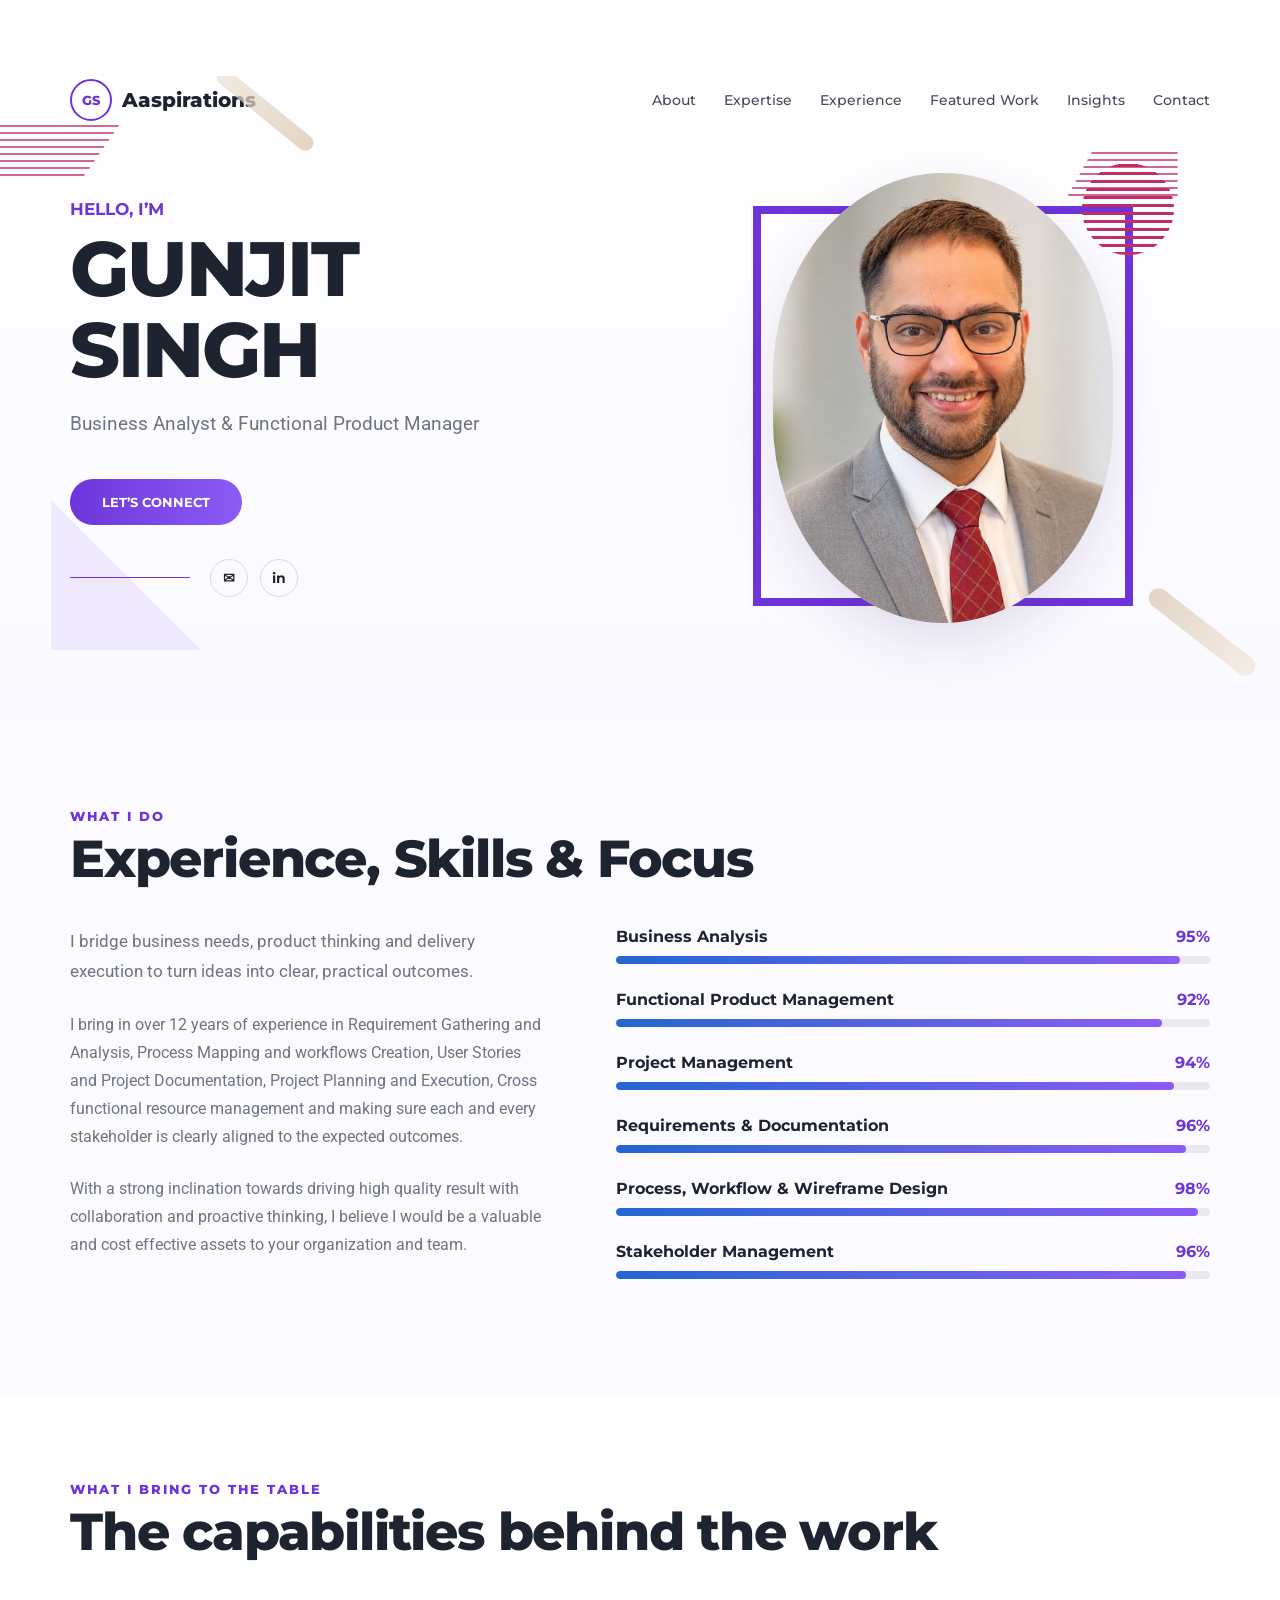
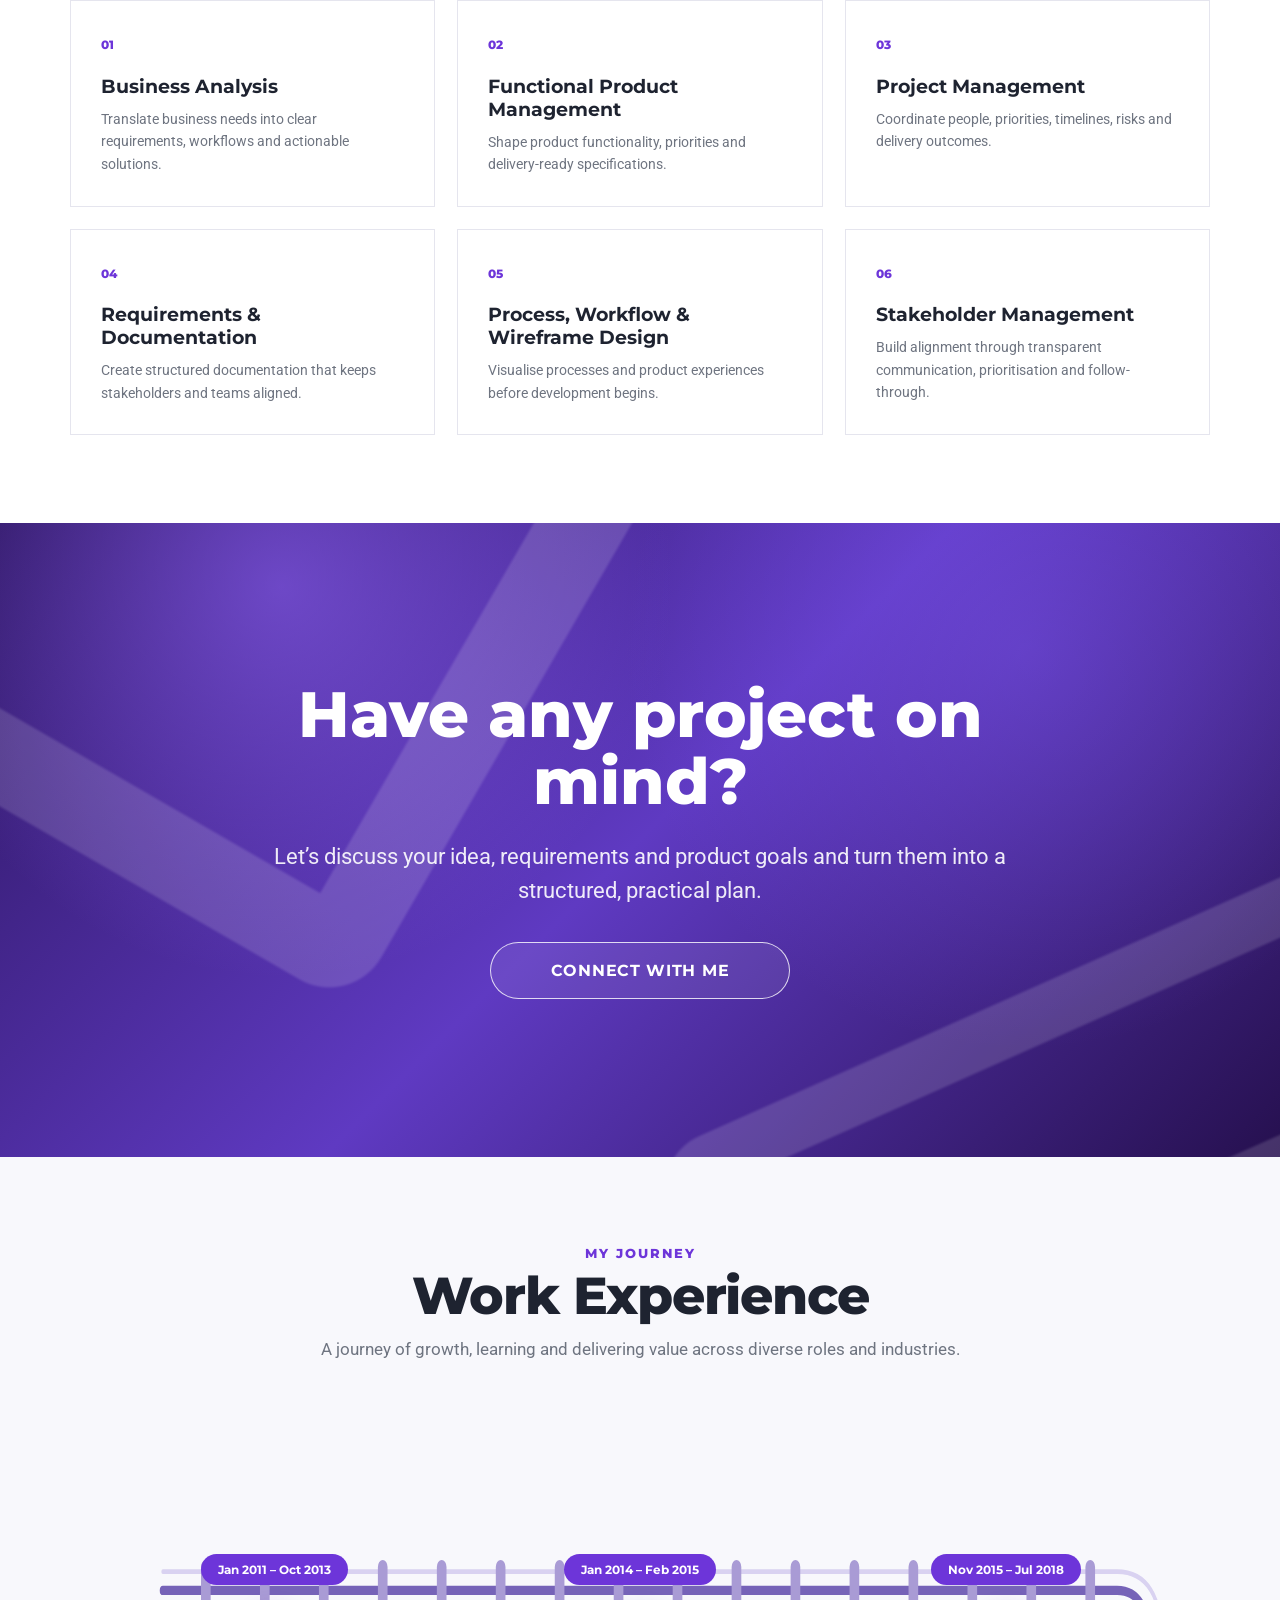
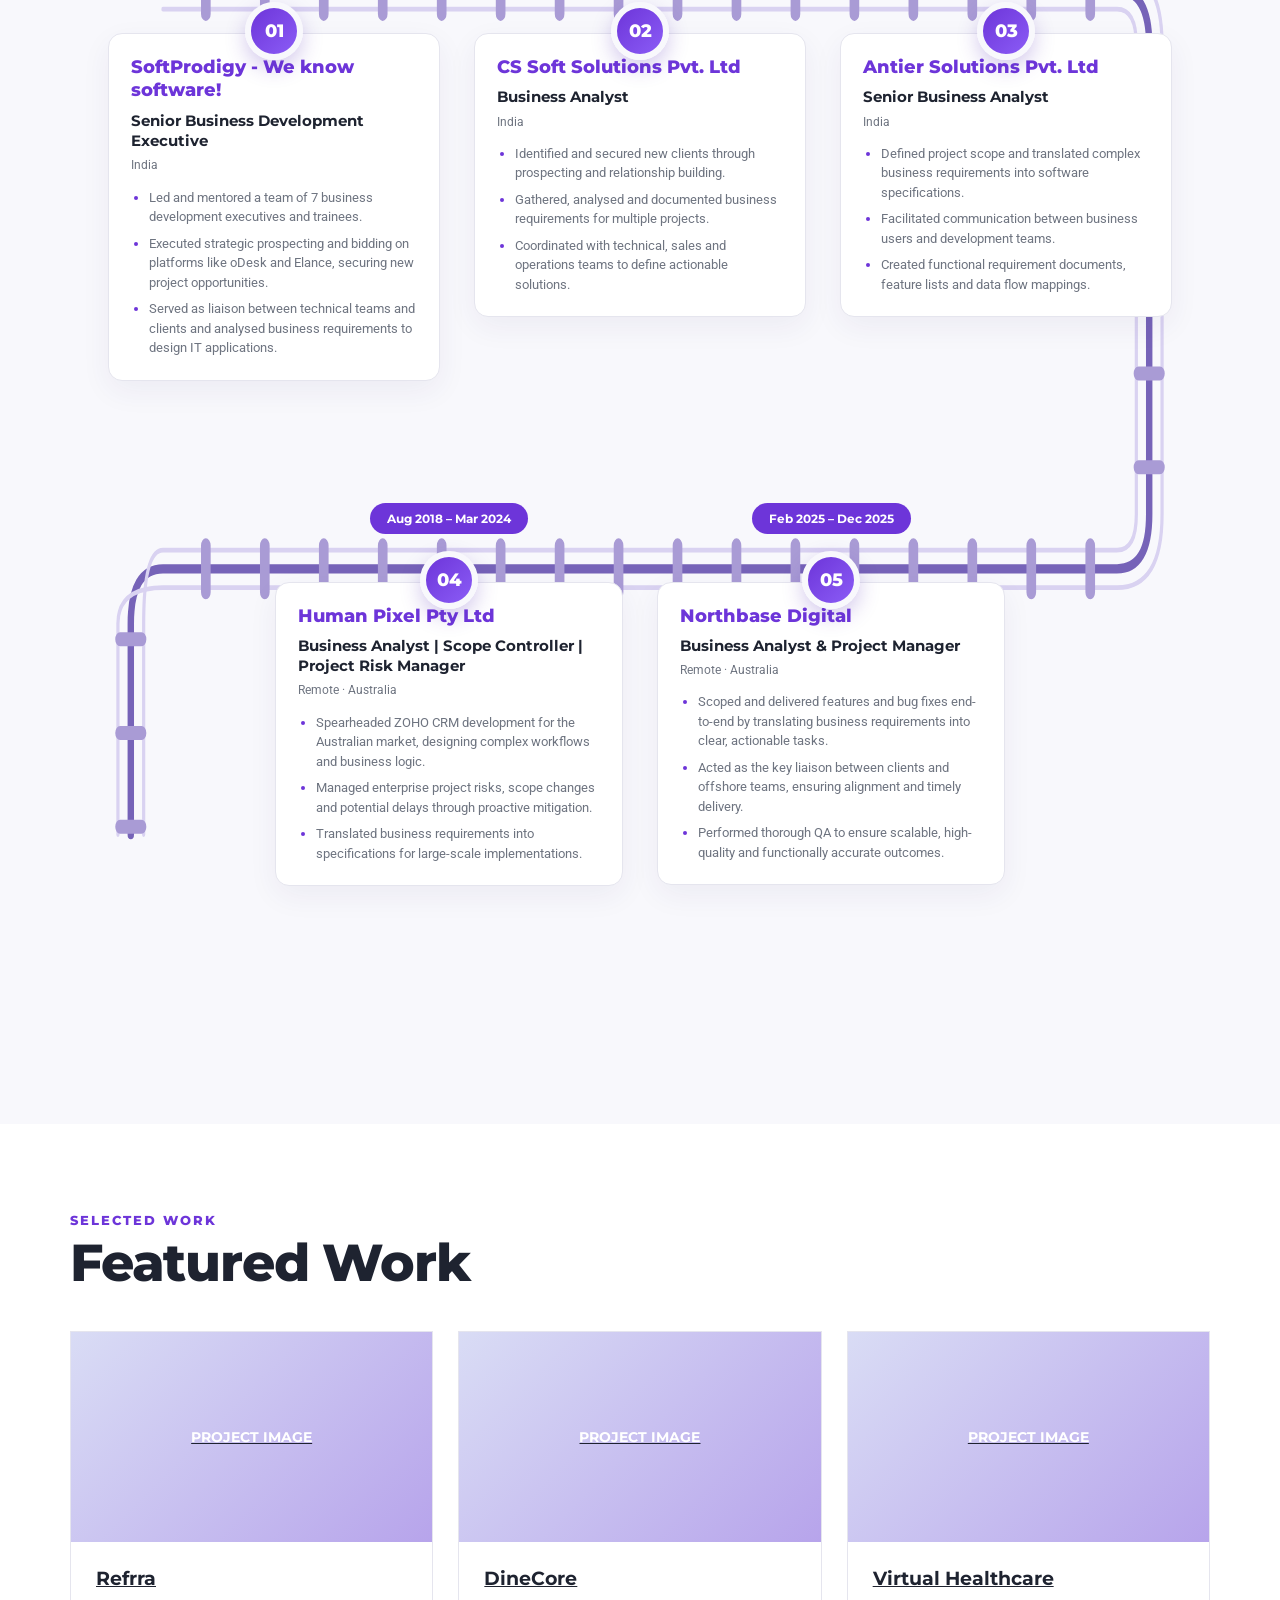
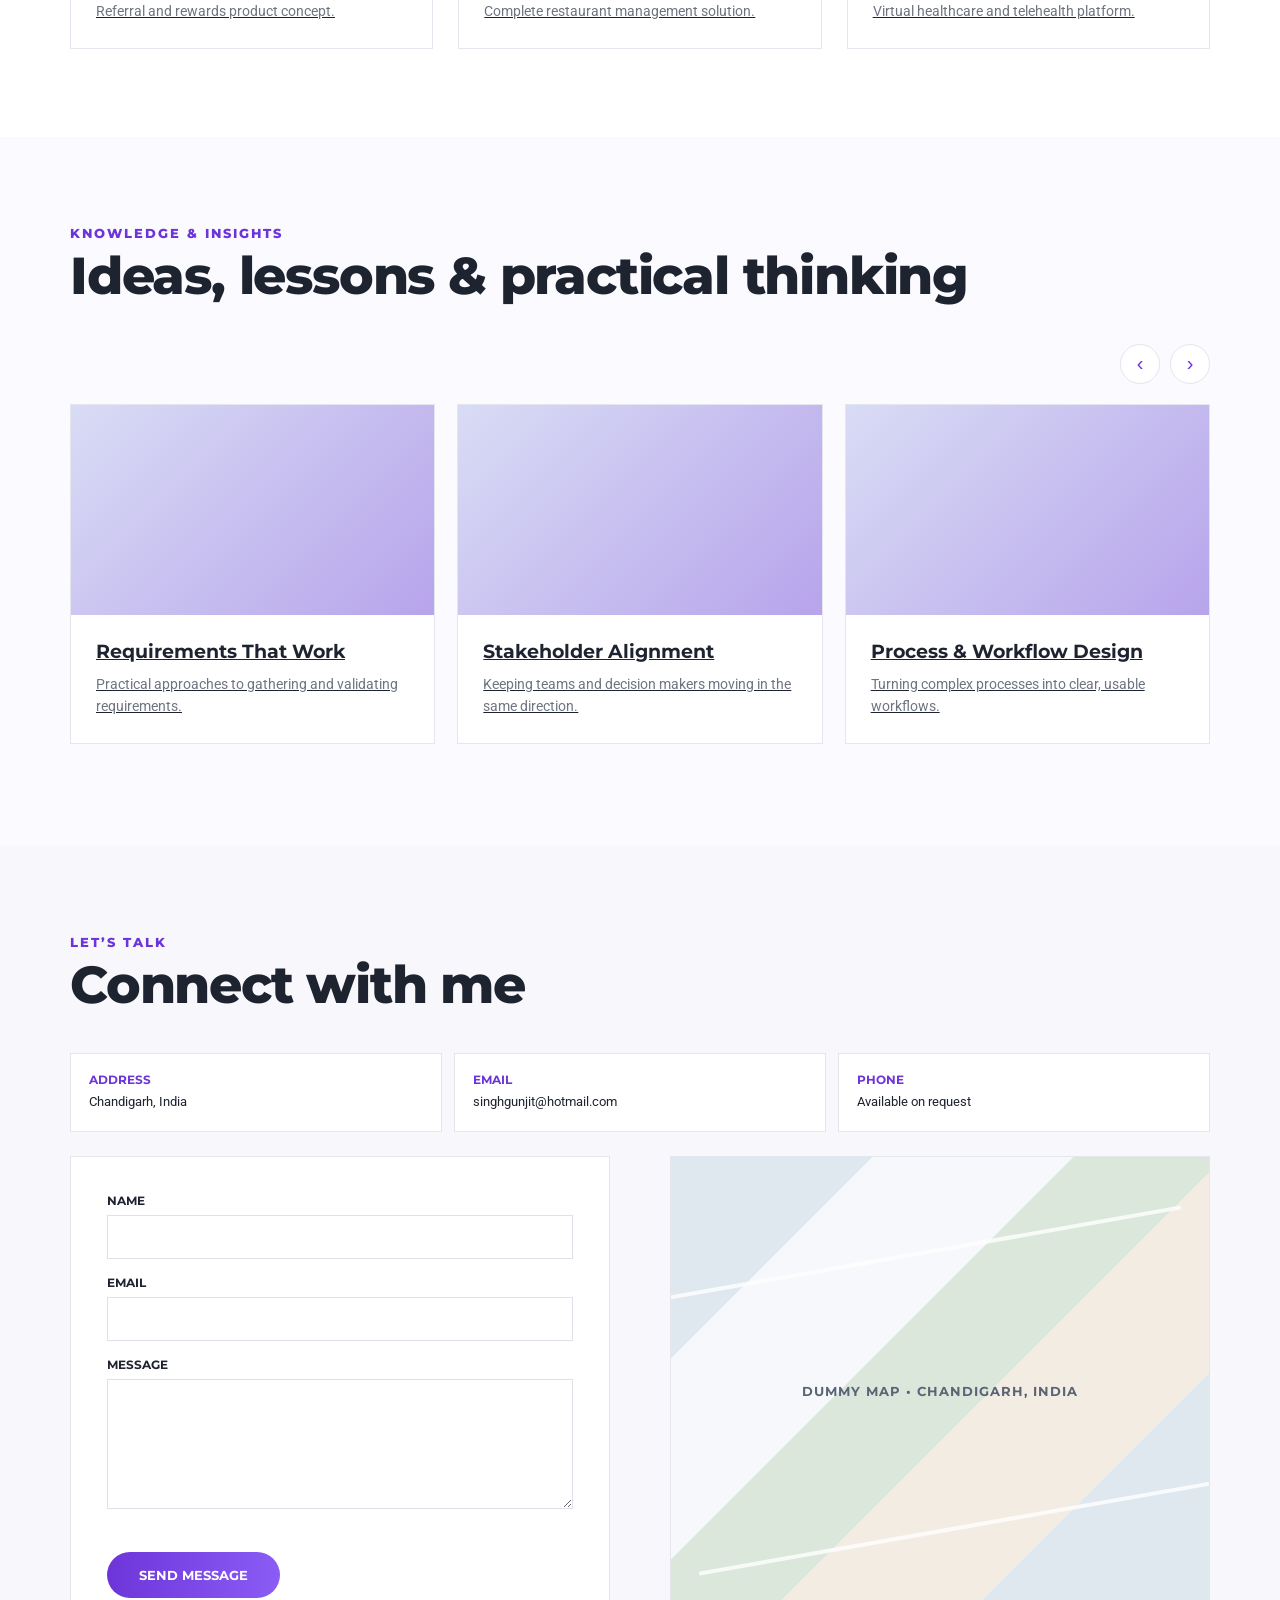
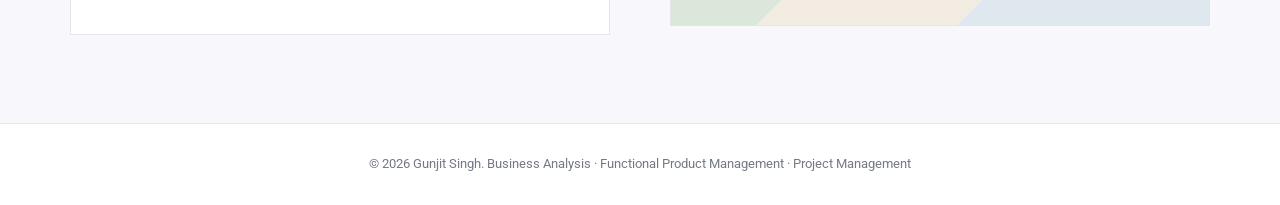
<file: index.html>
<!DOCTYPE html>
<html lang="en">
<head>
<meta charset="UTF-8">
<meta name="viewport" content="width=device-width, initial-scale=1.0">
<title>Gunjit Singh | Business Analyst & Functional Product Manager</title>
<link rel="preconnect" href="https://fonts.googleapis.com">
<link href="https://fonts.googleapis.com/css2?family=Montserrat:wght@400;500;600;700;800&family=Roboto:wght@400;500&display=swap" rel="stylesheet">
<style>
:root{--purple:#6d35d9;--purple2:#8b5cf6;--blue:#2367d1;--dark:#1e2330;--muted:#6e7480;--line:#e5e5ee;--bg:#f8f8fc}
*{box-sizing:border-box}html{scroll-behavior:smooth}body{margin:0;color:var(--dark);background:#fff;font-family:Roboto,Arial,sans-serif;line-height:1.6}.container{width:min(1140px,92%);margin:auto}a{color:inherit}
nav{height:76px;display:flex;align-items:center;justify-content:space-between}.brand{display:flex;align-items:center;gap:10px}.brand-mark{width:42px;height:42px;display:grid;place-items:center;border:2px solid var(--purple);border-radius:50%;color:var(--purple);font:800 13px Montserrat}.brand-word{font:800 20px Montserrat}.nav-links{display:flex;gap:28px}.nav-links a{text-decoration:none;color:#454a58;font:500 14px Montserrat}.nav-links a:hover{color:var(--purple)}
.hero{min-height:720px;position:relative;overflow:hidden;background:linear-gradient(180deg,#fff,#faf9ff);display:flex;align-items:center}.hero-grid{display:grid;grid-template-columns:1fr 1fr;align-items:center;gap:70px}.eyebrow{color:var(--purple);font:700 17px Montserrat}.hero h1{font:800 clamp(45px,6vw,78px)/1.05 Montserrat;margin:10px 0 18px;letter-spacing:-2px}.hero p{font-size:19px;color:var(--muted);max-width:520px}.btn{display:inline-block;margin-top:20px;padding:15px 32px;border-radius:999px;background:linear-gradient(90deg,var(--purple),var(--purple2));color:#fff;text-decoration:none;font:700 13px Montserrat}.connect-row{margin-top:34px;display:flex;align-items:center;gap:20px}.connect-line{width:120px;height:1px;background:var(--purple)}.socials{display:flex;gap:12px}.social{width:38px;height:38px;border:1px solid #d8d9e2;border-radius:50%;display:grid;place-items:center;text-decoration:none;color:var(--dark);font:700 14px Montserrat}
.photo-zone{height:520px;position:relative;display:grid;place-items:center}.purple-frame{position:absolute;width:380px;height:400px;border:8px solid var(--purple);left:50%;top:50%;transform:translate(-50%,-48%);z-index:1}.portrait{position:relative;z-index:2;width:340px;height:450px;border-radius:50% / 45%;object-fit:cover;object-position:center top;background:#e6e7ee;box-shadow:0 20px 55px rgba(55,33,106,.13)}.stripe{position:absolute;z-index:3;width:92px;height:92px;border-radius:50%;right:36px;top:25px;background:repeating-linear-gradient(0deg,#c12d67 0 3px,transparent 3px 8px)}
section{padding:88px 0}.section-kicker{color:var(--purple);font:800 13px Montserrat;letter-spacing:2px;text-transform:uppercase;margin-bottom:6px}.section-title{font:800 52px/1.1 Montserrat;margin:0 0 40px;letter-spacing:-1.2px}.about{background:#fafaff}.about-grid{display:grid;grid-template-columns:1fr 1.25fr;gap:70px;align-items:start}.skill{margin:0 0 26px}.skill-head{display:flex;justify-content:space-between;align-items:center;gap:20px;font:700 16px Montserrat;margin-bottom:10px}.pct{color:var(--purple);min-width:44px;text-align:right}.bar{height:8px;background:#e8e8ee;border-radius:8px;overflow:hidden}.bar i{display:block;height:100%;background:linear-gradient(90deg,var(--blue),var(--purple2));border-radius:8px}
.expertise-grid{display:grid;grid-template-columns:repeat(3,1fr);gap:22px}.expert-card{border:1px solid var(--line);padding:30px;min-height:190px;background:#fff}.expert-num{color:var(--purple);font:800 12px Montserrat}.expert-card h3{font:700 19px Montserrat;margin:18px 0 10px}.expert-card p{color:var(--muted);font-size:14px;margin:0}
.hero-decor{position:absolute;inset:76px 0 0;pointer-events:none;overflow:hidden}.hero-decor .shape{position:absolute;opacity:.72;animation:floatShape 9s ease-in-out infinite}.s1{width:150px;height:52px;left:-30px;top:48px;background:repeating-linear-gradient(0deg,#c12d67 0 2px,transparent 2px 7px);clip-path:polygon(0 0,100% 0,76% 100%,0 100%)}.s2{width:120px;height:16px;left:16%;top:26px;border-radius:999px;background:linear-gradient(90deg,#ece2d6,#d8c5ad);transform:rotate(39deg);animation-delay:-2s}.s3{width:110px;height:48px;right:8%;top:72px;background:repeating-linear-gradient(0deg,#c12d67 0 2px,transparent 2px 7px);clip-path:polygon(24% 0,100% 0,100% 100%,0 100%);animation-delay:-4s}.s4{width:150px;height:150px;left:4%;bottom:70px;background:rgba(105,53,217,.12);clip-path:polygon(0 0,100% 100%,0 100%);animation-delay:-1s}.s5{width:130px;height:20px;right:1%;bottom:78px;border-radius:999px;background:linear-gradient(90deg,#d9c7b1,#f2e7d9);transform:rotate(38deg);animation-delay:-5s}@keyframes floatShape{0%,100%{translate:0 0}50%{translate:0 -14px}}
.project-cta{position:relative;min-height:430px;overflow:hidden;background:radial-gradient(circle at 22% 10%,rgba(148,103,255,.55),transparent 34%),radial-gradient(circle at 80% 20%,rgba(132,93,255,.35),transparent 35%),linear-gradient(135deg,#2c155f,#5f3ac2 50%,#26104f);display:flex;align-items:center;color:#fff}.project-cta:before,.project-cta:after{content:"";position:absolute;border-radius:60px;opacity:.14;filter:blur(1px);animation:ctaFloat 12s ease-in-out infinite}.project-cta:before{width:520px;height:520px;border:85px solid #fff;left:-120px;top:-330px;transform:rotate(30deg)}.project-cta:after{width:680px;height:180px;border:55px solid #fff;right:-180px;bottom:-120px;transform:rotate(-24deg);animation-delay:-5s}@keyframes ctaFloat{0%,100%{translate:0 0;rotate:0deg}50%{translate:20px -14px;rotate:3deg}}.cta-content{text-align:center;max-width:1000px;margin:auto;padding:70px 20px;position:relative;z-index:2}.cta-content h2{font:800 clamp(40px,5vw,68px)/1.05 Montserrat;margin:0 0 24px}.cta-content p{font-size:22px;line-height:1.55;max-width:800px;margin:0 auto 34px;color:rgba(255,255,255,.9)}.cta-hire{display:inline-flex;align-items:center;justify-content:center;min-width:300px;padding:18px 42px;border-radius:999px;border:1px solid rgba(255,255,255,.8);color:#fff;text-decoration:none;font:700 16px Montserrat;letter-spacing:.7px;background:rgba(255,255,255,.08)}
.focus-copy{max-width:620px}.focus-copy p{color:var(--muted);font-size:16px;line-height:1.75;margin:0 0 24px}.focus-copy .focus-lead{font-size:17px;line-height:1.75;margin-top:0}.focus-copy p:last-child{margin-bottom:0}
/* Work experience: centered chronological railway journey */
.experience-story{display:block;max-width:1120px;margin:0 auto}.experience-story-text{display:none}.railway-roadmap{position:relative;min-height:760px;padding:145px 28px 150px;overflow:hidden}.rail-track{position:absolute;inset:72px 24px 92px;z-index:0;pointer-events:none}.rail-track svg{width:100%;height:100%;display:block;overflow:visible}.rail-track .rail{fill:none;stroke:#7663b8;stroke-width:6;stroke-linecap:round;stroke-linejoin:round}.rail-track .rail-soft{fill:none;stroke:#d9d2f1;stroke-width:3;stroke-linecap:round;stroke-linejoin:round}.rail-track .sleeper{stroke:#a99bd5;stroke-width:9;stroke-linecap:round}.experience-row{position:relative;z-index:2;display:grid;grid-template-columns:repeat(3,1fr);gap:34px}.experience-row.top{margin-bottom:122px}.experience-row.bottom{grid-template-columns:repeat(2,1fr);max-width:730px;margin:0 auto}.experience-stop{position:relative;width:auto!important;left:auto!important;top:auto!important;text-align:center}.stop-date{display:inline-block;margin:0 0 48px!important;padding:8px 17px;border-radius:999px;background:var(--purple);color:#fff;font:700 12px Montserrat;white-space:nowrap;position:relative;z-index:4}.stop-marker{position:absolute;left:50%;top:48px!important;transform:translateX(-50%);width:58px;height:58px;border-radius:50%;background:linear-gradient(135deg,var(--purple),var(--purple2));display:grid;place-items:center;color:#fff;font:800 18px Montserrat;box-shadow:0 8px 20px rgba(88,47,183,.25);border:6px solid #f8f8fc;z-index:5}.experience-stop .experience-card{display:block;text-align:left;padding:22px 22px;min-height:270px;margin-top:0}.experience-stop .company{font-size:16px}.experience-stop .role{font-size:14px}.experience-stop .location{color:var(--muted);font-size:12px;margin:5px 0 12px}.experience-stop .responsibilities{padding-left:17px}.experience-stop .responsibilities li{font-size:12px;line-height:1.45;margin-bottom:6px}.experience-stop .responsibilities li:last-child{margin-bottom:0}.experience-row.bottom .stop-date{margin-bottom:48px!important}
@media(max-width:900px){.experience-story{grid-template-columns:1fr;gap:30px}.experience-story-text{padding-top:0}.railway-roadmap{min-height:1800px}.road-track{left:50%;right:auto;top:55px;width:10px;height:1680px;border:0;border-left:5px solid #7b67b9;border-right:5px solid #d6cef0;border-radius:0;transform:none;background:repeating-linear-gradient(to bottom,transparent 0 42px,#a99bd5 42px 50px,transparent 50px 92px)}.road-track:after{display:none}.road-sleeper{display:none}.experience-stop{width:78%;left:11%!important;top:auto}.stop-1{top:0}.stop-2{top:350px}.stop-3{top:700px}.stop-4{top:1050px}.stop-5{top:1400px}.stop-marker{left:50%;top:58px}.stop-date{margin-bottom:72px}.experience-stop .experience-card{min-height:0}.stop-4 .stop-marker,.stop-5 .stop-marker{top:58px}}@media(max-width:600px){.experience-story-text p{font-size:14px}.railway-roadmap{min-height:1900px}.experience-stop{width:88%;left:6%!important}.stop-1{top:0}.stop-2{top:370px}.stop-3{top:740px}.stop-4{top:1110px}.stop-5{top:1480px}.stop-date{font-size:10px}.experience-stop .experience-card{padding:18px}.experience-stop .responsibilities li{font-size:11px}}

.experience{background:#f8f8fc}.experience-intro{text-align:center;max-width:850px;margin:0 auto 46px}.experience-intro .section-title{margin-bottom:12px}.experience-subtitle{color:var(--muted);font-size:17px;margin:0}.railway{position:relative;padding:10px 0 6px}.rail-line{position:absolute;left:122px;top:36px;bottom:36px;width:10px;background:repeating-linear-gradient(to bottom,#b9a8ee 0 20px,#7250df 20px 24px,#b9a8ee 24px 44px);border-left:3px solid #7250df;border-right:3px solid #b9a8ee;border-radius:10px;z-index:0}.experience-item{display:grid;grid-template-columns:245px 1fr;gap:42px;position:relative;min-height:0;margin-bottom:28px}.experience-item:last-child{margin-bottom:0}.rail-meta{text-align:right;padding:4px 48px 0 0}.rail-node{position:absolute;left:101px;top:10px;width:50px;height:50px;border-radius:50%;display:grid;place-items:center;background:linear-gradient(135deg,var(--purple),var(--purple2));color:#fff;font:800 18px Montserrat;box-shadow:0 8px 20px rgba(88,47,183,.25);z-index:3}.rail-meta .date{display:inline-block;background:var(--purple);color:#fff;padding:6px 13px;border-radius:999px;font:700 12px Montserrat;white-space:nowrap}.rail-meta .period{display:block;color:#2f2780;font:700 13px Montserrat;margin-top:10px}.rail-meta .location{display:block;color:var(--muted);font-size:13px;margin-top:3px}.experience-card{background:#fff;border:1px solid var(--line);border-radius:14px;padding:24px 28px;box-shadow:0 10px 30px rgba(55,33,106,.06);display:grid;grid-template-columns:280px 1fr;gap:26px;align-items:start;position:relative;z-index:1}.experience-card .company{color:var(--purple);font:800 18px/1.3 Montserrat;margin:0 0 8px}.experience-card .role{font:700 15px/1.35 Montserrat;margin:0;color:var(--dark)}.experience-card .responsibilities{margin:0;padding-left:18px}.experience-card .responsibilities li{color:var(--muted);font-size:13px;line-height:1.5;margin-bottom:7px}.experience-card .responsibilities li:last-child{margin-bottom:0}.experience-card .responsibilities li::marker{color:var(--purple)}.journey-note{display:inline-block;margin:25px 0 0 68px;color:var(--purple);font:600 14px Montserrat;transform:rotate(-3deg)}
.cards-3{display:grid;grid-template-columns:repeat(3,1fr);gap:25px}.work-card,.insight-card{cursor:pointer;border:1px solid var(--line);background:#fff;overflow:hidden}.work-image,.insight-thumb{height:210px;background:linear-gradient(135deg,#d9dcf5,#b7a4eb);display:grid;place-items:center;color:#fff;font:700 14px Montserrat}.card-body{padding:25px}.card-body h3{font:700 19px Montserrat;margin:0 0 10px}.card-body p{font-size:14px;color:var(--muted);margin:0}.scroll-row{display:flex;gap:22px;overflow-x:auto;scroll-snap-type:x mandatory;padding:2px 0 14px}.insight-card{min-width:calc((100% - 44px)/3);scroll-snap-align:start}.carousel-actions{display:flex;justify-content:flex-end;gap:10px;margin-bottom:18px}.round-btn{width:40px;height:40px;border:1px solid var(--line);background:#fff;border-radius:50%;font-size:20px;cursor:pointer;color:var(--purple)}
.contact{background:#f8f8fc}.contact-grid{display:grid;grid-template-columns:1fr 1fr;gap:60px}.form-box{background:#fff;padding:36px;border:1px solid var(--line)}.form-row{margin-bottom:16px}label{display:block;font:700 12px Montserrat;margin-bottom:7px}input,textarea{width:100%;border:1px solid #dfe0e8;padding:13px 14px;font:14px Roboto;outline:none}textarea{min-height:130px;resize:vertical}.submit{border:0;cursor:pointer}.contact-info{display:grid;grid-template-columns:repeat(3,1fr);gap:12px;margin:24px 0}.info-box{background:#fff;border:1px solid var(--line);padding:18px;font-size:13px}.info-box strong{display:block;font:700 12px Montserrat;color:var(--purple);margin-bottom:5px}.map{height:470px;border:1px solid var(--line);background:linear-gradient(135deg,#dfe7ef 0 20%,#f7f8fb 20% 40%,#dce7dc 40% 55%,#f2ece2 55% 75%,#dfe7ef 75%);position:relative;overflow:hidden}.map:before{content:"";position:absolute;inset:20% 0;border-top:4px solid rgba(255,255,255,.8);border-bottom:4px solid rgba(255,255,255,.8);transform:rotate(-10deg)}.map:after{content:"DUMMY MAP • CHANDIGARH, INDIA";position:absolute;inset:0;display:grid;place-items:center;color:#5b6475;font:700 13px Montserrat;letter-spacing:1px}.status{display:none;margin-top:12px;color:#267d3b;font-size:14px}footer{padding:30px 0;text-align:center;color:#747985;font-size:13px;border-top:1px solid var(--line)}
@media(max-width:900px){.nav-links{display:none}.hero-grid,.about-grid,.contact-grid{grid-template-columns:1fr}.hero{padding:70px 0}.photo-zone{order:-1;height:450px}.expertise-grid,.cards-3{grid-template-columns:1fr 1fr}.experience-item{grid-template-columns:150px 1fr;gap:25px}.rail-line{left:73px}.rail-node{left:52px}.rail-meta{padding-right:30px}.experience-card{grid-template-columns:1fr}.insight-card{min-width:calc(50% - 11px)}}
@media(max-width:560px){section{padding:70px 0}.expertise-grid,.cards-3{grid-template-columns:1fr}.photo-zone{height:390px}.purple-frame{width:280px;height:310px}.portrait{width:255px;height:335px}.stripe{right:8px;top:20px;width:68px;height:68px}.hero h1{font-size:48px}.contact-info{grid-template-columns:1fr}.insight-card{min-width:85%}.section-title{font-size:34px}.experience-item{grid-template-columns:1fr;gap:8px;margin-left:38px}.rail-line{left:-18px;top:20px;bottom:20px}.rail-node{left:-43px;top:0;width:42px;height:42px;font-size:15px}.rail-meta{text-align:left;padding:0}.rail-meta .date{font-size:11px}.experience-card{padding:20px}.journey-note{margin-left:0}}

@media(max-width:900px){.railway-roadmap{min-height:1750px;padding:105px 12px 70px}.rail-track{inset:48px 28px 48px}.experience-row,.experience-row.bottom{grid-template-columns:1fr;gap:55px;max-width:620px;margin-left:auto;margin-right:auto}.experience-row.top{margin-bottom:55px}.experience-row.bottom{margin-top:55px}.experience-stop .experience-card{min-height:0}.rail-track svg{display:none}.rail-track:before{content:"";position:absolute;left:50%;top:0;bottom:0;width:18px;transform:translateX(-50%);background:repeating-linear-gradient(to bottom,transparent 0 28px,#a99bd5 28px 36px,transparent 36px 64px);border-left:4px solid #7663b8;border-right:4px solid #d9d2f1;border-radius:12px}.stop-marker{top:48px!important}}
@media(max-width:560px){.railway-roadmap{padding-left:0;padding-right:0}.experience-row,.experience-row.bottom{width:92%}.stop-date{font-size:10px}.experience-stop .experience-card{padding:20px}.experience-stop .responsibilities li{font-size:11px}}
</style>
</head>
<body>
<header class="hero" id="home">
<div class="hero-decor"><span class="shape s1"></span><span class="shape s2"></span><span class="shape s3"></span><span class="shape s4"></span><span class="shape s5"></span></div>
<div class="container">
<nav><div class="brand"><span class="brand-mark">GS</span><span class="brand-word">Aaspirations</span></div><div class="nav-links"><a href="#about">About</a><a href="#expertise">Expertise</a><a href="#experience">Experience</a><a href="#work">Featured Work</a><a href="#insights">Insights</a><a href="#contact">Contact</a></div></nav>
<div class="hero-grid">
<div><div class="eyebrow">HELLO, I’M</div><h1>GUNJIT<br>SINGH</h1><p>Business Analyst &amp; Functional Product Manager</p><a class="btn" href="#contact">LET’S CONNECT</a><div class="connect-row"><span class="connect-line"></span><div class="socials"><a class="social" href="mailto:singhgunjit@hotmail.com" aria-label="Email">✉</a><a class="social" href="https://www.linkedin.com/in/gunjitsingh" target="_blank" rel="noopener" aria-label="LinkedIn">in</a></div></div></div>
<div class="photo-zone"><div class="purple-frame"></div><img class="portrait" src="assets/images/gunjit-profile.webp" alt="Gunjit Singh profile photo"><div class="stripe"></div></div>
</div></div>
</header>
<section class="about" id="about"><div class="container"><div class="section-kicker">WHAT I DO</div><h2 class="section-title">Experience, Skills &amp; Focus</h2><div class="about-grid"><div class="focus-copy"><p class="focus-lead">I bridge business needs, product thinking and delivery execution to turn ideas into clear, practical outcomes.</p><p>I bring in over 12 years of experience in Requirement Gathering and Analysis, Process Mapping and workflows Creation, User Stories and Project Documentation, Project Planning and Execution, Cross functional resource management and making sure each and every stakeholder is clearly aligned to the expected outcomes.</p><p>With a strong inclination towards driving high quality result with collaboration and proactive thinking, I believe I would be a valuable and cost effective assets to your organization and team.</p></div><div id="expertise"><div class="skill"><div class="skill-head"><span>Business Analysis</span><span class="pct">95%</span></div><div class="bar"><i style="width:95%"></i></div></div><div class="skill"><div class="skill-head"><span>Functional Product Management</span><span class="pct">92%</span></div><div class="bar"><i style="width:92%"></i></div></div><div class="skill"><div class="skill-head"><span>Project Management</span><span class="pct">94%</span></div><div class="bar"><i style="width:94%"></i></div></div><div class="skill"><div class="skill-head"><span>Requirements &amp; Documentation</span><span class="pct">96%</span></div><div class="bar"><i style="width:96%"></i></div></div><div class="skill"><div class="skill-head"><span>Process, Workflow &amp; Wireframe Design</span><span class="pct">98%</span></div><div class="bar"><i style="width:98%"></i></div></div><div class="skill"><div class="skill-head"><span>Stakeholder Management</span><span class="pct">96%</span></div><div class="bar"><i style="width:96%"></i></div></div></div></div></div></section>
<section><div class="container"><div class="section-kicker">WHAT I BRING TO THE TABLE</div><h2 class="section-title">The capabilities behind the work</h2><div class="expertise-grid"><div class="expert-card"><span class="expert-num">01</span><h3>Business Analysis</h3><p>Translate business needs into clear requirements, workflows and actionable solutions.</p></div><div class="expert-card"><span class="expert-num">02</span><h3>Functional Product Management</h3><p>Shape product functionality, priorities and delivery-ready specifications.</p></div><div class="expert-card"><span class="expert-num">03</span><h3>Project Management</h3><p>Coordinate people, priorities, timelines, risks and delivery outcomes.</p></div><div class="expert-card"><span class="expert-num">04</span><h3>Requirements &amp; Documentation</h3><p>Create structured documentation that keeps stakeholders and teams aligned.</p></div><div class="expert-card"><span class="expert-num">05</span><h3>Process, Workflow &amp; Wireframe Design</h3><p>Visualise processes and product experiences before development begins.</p></div><div class="expert-card"><span class="expert-num">06</span><h3>Stakeholder Management</h3><p>Build alignment through transparent communication, prioritisation and follow-through.</p></div></div></div></section>
<section class="project-cta"><div class="cta-content"><h2>Have any project on<br>mind?</h2><p>Let’s discuss your idea, requirements and product goals and turn them into a structured, practical plan.</p><a class="cta-hire" href="#contact">CONNECT WITH ME</a></div></section>
<section class="experience" id="experience"><div class="container">
  <div class="experience-intro">
    <div class="section-kicker">MY JOURNEY</div>
    <h2 class="section-title">Work Experience</h2>
    <p class="experience-subtitle">A journey of growth, learning and delivering value across diverse roles and industries.</p>
  </div>
  <div class="experience-story">
    <div class="experience-story-text" aria-hidden="true"></div>
    <div class="railway-roadmap" aria-label="Chronological work experience timeline">
      <div class="rail-track" aria-hidden="true">
        <svg viewBox="0 0 1000 680" preserveAspectRatio="none">
          <path class="rail" d="M55 70 H945 Q975 70 975 105 V405 Q975 440 945 440 H55 Q25 440 25 475 V610"/>
          <path class="rail-soft" d="M55 82 H945 Q963 82 963 105 V405 Q963 428 945 428 H55 Q37 428 37 475 V610"/>
          <path class="rail-soft" d="M55 58 H945 Q987 58 987 105 V405 Q987 452 945 452 H55 Q13 452 13 475 V610"/>
          <g class="sleepers">
            <path class="sleeper" d="M95 55 V85 M150 55 V85 M205 55 V85 M260 55 V85 M315 55 V85 M370 55 V85 M425 55 V85 M480 55 V85 M535 55 V85 M590 55 V85 M645 55 V85 M700 55 V85 M755 55 V85 M810 55 V85 M865 55 V85 M920 55 V85"/>
            <path class="sleeper" d="M965 135 H985 M965 195 H985 M965 255 H985 M965 315 H985 M965 375 H985"/>
            <path class="sleeper" d="M920 425 V455 M865 425 V455 M810 425 V455 M755 425 V455 M700 425 V455 M645 425 V455 M590 425 V455 M535 425 V455 M480 425 V455 M425 425 V455 M370 425 V455 M315 425 V455 M260 425 V455 M205 425 V455 M150 425 V455 M95 425 V455"/>
            <path class="sleeper" d="M15 485 H35 M15 545 H35 M15 605 H35"/>
          </g>
        </svg>
      </div>
      <div class="experience-row top">
        <article class="experience-stop stop-1"><div class="stop-date">Jan 2011 – Oct 2013</div><div class="stop-marker"><span>01</span></div><div class="experience-card"><h3 class="company">SoftProdigy - We know software!</h3><p class="role">Senior Business Development Executive</p><p class="location">India</p><ul class="responsibilities"><li>Led and mentored a team of 7 business development executives and trainees.</li><li>Executed strategic prospecting and bidding on platforms like oDesk and Elance, securing new project opportunities.</li><li>Served as liaison between technical teams and clients and analysed business requirements to design IT applications.</li></ul></div></article>
        <article class="experience-stop stop-2"><div class="stop-date">Jan 2014 – Feb 2015</div><div class="stop-marker"><span>02</span></div><div class="experience-card"><h3 class="company">CS Soft Solutions Pvt. Ltd</h3><p class="role">Business Analyst</p><p class="location">India</p><ul class="responsibilities"><li>Identified and secured new clients through prospecting and relationship building.</li><li>Gathered, analysed and documented business requirements for multiple projects.</li><li>Coordinated with technical, sales and operations teams to define actionable solutions.</li></ul></div></article>
        <article class="experience-stop stop-3"><div class="stop-date">Nov 2015 – Jul 2018</div><div class="stop-marker"><span>03</span></div><div class="experience-card"><h3 class="company">Antier Solutions Pvt. Ltd</h3><p class="role">Senior Business Analyst</p><p class="location">India</p><ul class="responsibilities"><li>Defined project scope and translated complex business requirements into software specifications.</li><li>Facilitated communication between business users and development teams.</li><li>Created functional requirement documents, feature lists and data flow mappings.</li></ul></div></article>
      </div>
      <div class="experience-row bottom">
        <article class="experience-stop stop-4"><div class="stop-date">Aug 2018 – Mar 2024</div><div class="stop-marker"><span>04</span></div><div class="experience-card"><h3 class="company">Human Pixel Pty Ltd</h3><p class="role">Business Analyst | Scope Controller | Project Risk Manager</p><p class="location">Remote · Australia</p><ul class="responsibilities"><li>Spearheaded ZOHO CRM development for the Australian market, designing complex workflows and business logic.</li><li>Managed enterprise project risks, scope changes and potential delays through proactive mitigation.</li><li>Translated business requirements into specifications for large-scale implementations.</li></ul></div></article>
        <article class="experience-stop stop-5"><div class="stop-date">Feb 2025 – Dec 2025</div><div class="stop-marker"><span>05</span></div><div class="experience-card"><h3 class="company">Northbase Digital</h3><p class="role">Business Analyst &amp; Project Manager</p><p class="location">Remote · Australia</p><ul class="responsibilities"><li>Scoped and delivered features and bug fixes end-to-end by translating business requirements into clear, actionable tasks.</li><li>Acted as the key liaison between clients and offshore teams, ensuring alignment and timely delivery.</li><li>Performed thorough QA to ensure scalable, high-quality and functionally accurate outcomes.</li></ul></div></article>
      </div>
    </div>
  </div>
</div></section>
<section id="work"><div class="container"><div class="section-kicker">SELECTED WORK</div><h2 class="section-title">Featured Work</h2><div class="cards-3"><a class="work-card" href="project-details.html?project=refrra"><div class="work-image">PROJECT IMAGE</div><div class="card-body"><h3>Refrra</h3><p>Referral and rewards product concept.</p></div></a><a class="work-card" href="project-details.html?project=dinecore"><div class="work-image">PROJECT IMAGE</div><div class="card-body"><h3>DineCore</h3><p>Complete restaurant management solution.</p></div></a><a class="work-card" href="project-details.html?project=telehealth"><div class="work-image">PROJECT IMAGE</div><div class="card-body"><h3>Virtual Healthcare</h3><p>Virtual healthcare and telehealth platform.</p></div></a></div></div></section>
<section id="insights" class="about"><div class="container"><div class="section-kicker">KNOWLEDGE &amp; INSIGHTS</div><h2 class="section-title">Ideas, lessons &amp; practical thinking</h2><div class="carousel-actions"><button class="round-btn" onclick="scrollInsights(-1)" aria-label="Previous">‹</button><button class="round-btn" onclick="scrollInsights(1)" aria-label="Next">›</button></div><div class="scroll-row" id="insightRow"><a class="insight-card" href="article-details.html?article=requirements"><div class="insight-thumb"></div><div class="card-body"><h3>Requirements That Work</h3><p>Practical approaches to gathering and validating requirements.</p></div></a><a class="insight-card" href="article-details.html?article=stakeholders"><div class="insight-thumb"></div><div class="card-body"><h3>Stakeholder Alignment</h3><p>Keeping teams and decision makers moving in the same direction.</p></div></a><a class="insight-card" href="article-details.html?article=process"><div class="insight-thumb"></div><div class="card-body"><h3>Process &amp; Workflow Design</h3><p>Turning complex processes into clear, usable workflows.</p></div></a><a class="insight-card" href="article-details.html?article=delivery"><div class="insight-thumb"></div><div class="card-body"><h3>Delivery &amp; Risk</h3><p>Managing dependencies, scope and delivery risk proactively.</p></div></a></div></div></section>
<section class="contact" id="contact"><div class="container"><div class="section-kicker">LET’S TALK</div><h2 class="section-title">Connect with me</h2><div class="contact-info"><div class="info-box"><strong>ADDRESS</strong>Chandigarh, India</div><div class="info-box"><strong>EMAIL</strong>singhgunjit@hotmail.com</div><div class="info-box"><strong>PHONE</strong>Available on request</div></div><div class="contact-grid"><div class="form-box"><form action="mailto:singhgunjit@hotmail.com" method="post" enctype="text/plain" onsubmit="return prepareMail(this)"><div class="form-row"><label for="name">NAME</label><input id="name" name="Name" required></div><div class="form-row"><label for="email">EMAIL</label><input id="email" name="Email" type="email" required></div><div class="form-row"><label for="message">MESSAGE</label><textarea id="message" name="Message" required></textarea></div><button class="btn submit" type="submit">SEND MESSAGE</button><div class="status" id="formStatus">Your email client will open with the formatted message.</div></form></div><div class="map" aria-label="Static map placeholder"></div></div></div></section>
<footer><div class="container">© 2026 Gunjit Singh. Business Analysis · Functional Product Management · Project Management</div></footer>
<script>function scrollInsights(dir){document.getElementById('insightRow').scrollBy({left:dir*380,behavior:'smooth'})}function prepareMail(form){const subject='New Message From Your Website';const body='Name: '+form.Name.value+'
Email: '+form.Email.value+'

Message:
'+form.Message.value;form.action='mailto:singhgunjit@hotmail.com?subject='+encodeURIComponent(subject)+'&body='+encodeURIComponent(body);return true}</script>
</body></html>
</file>
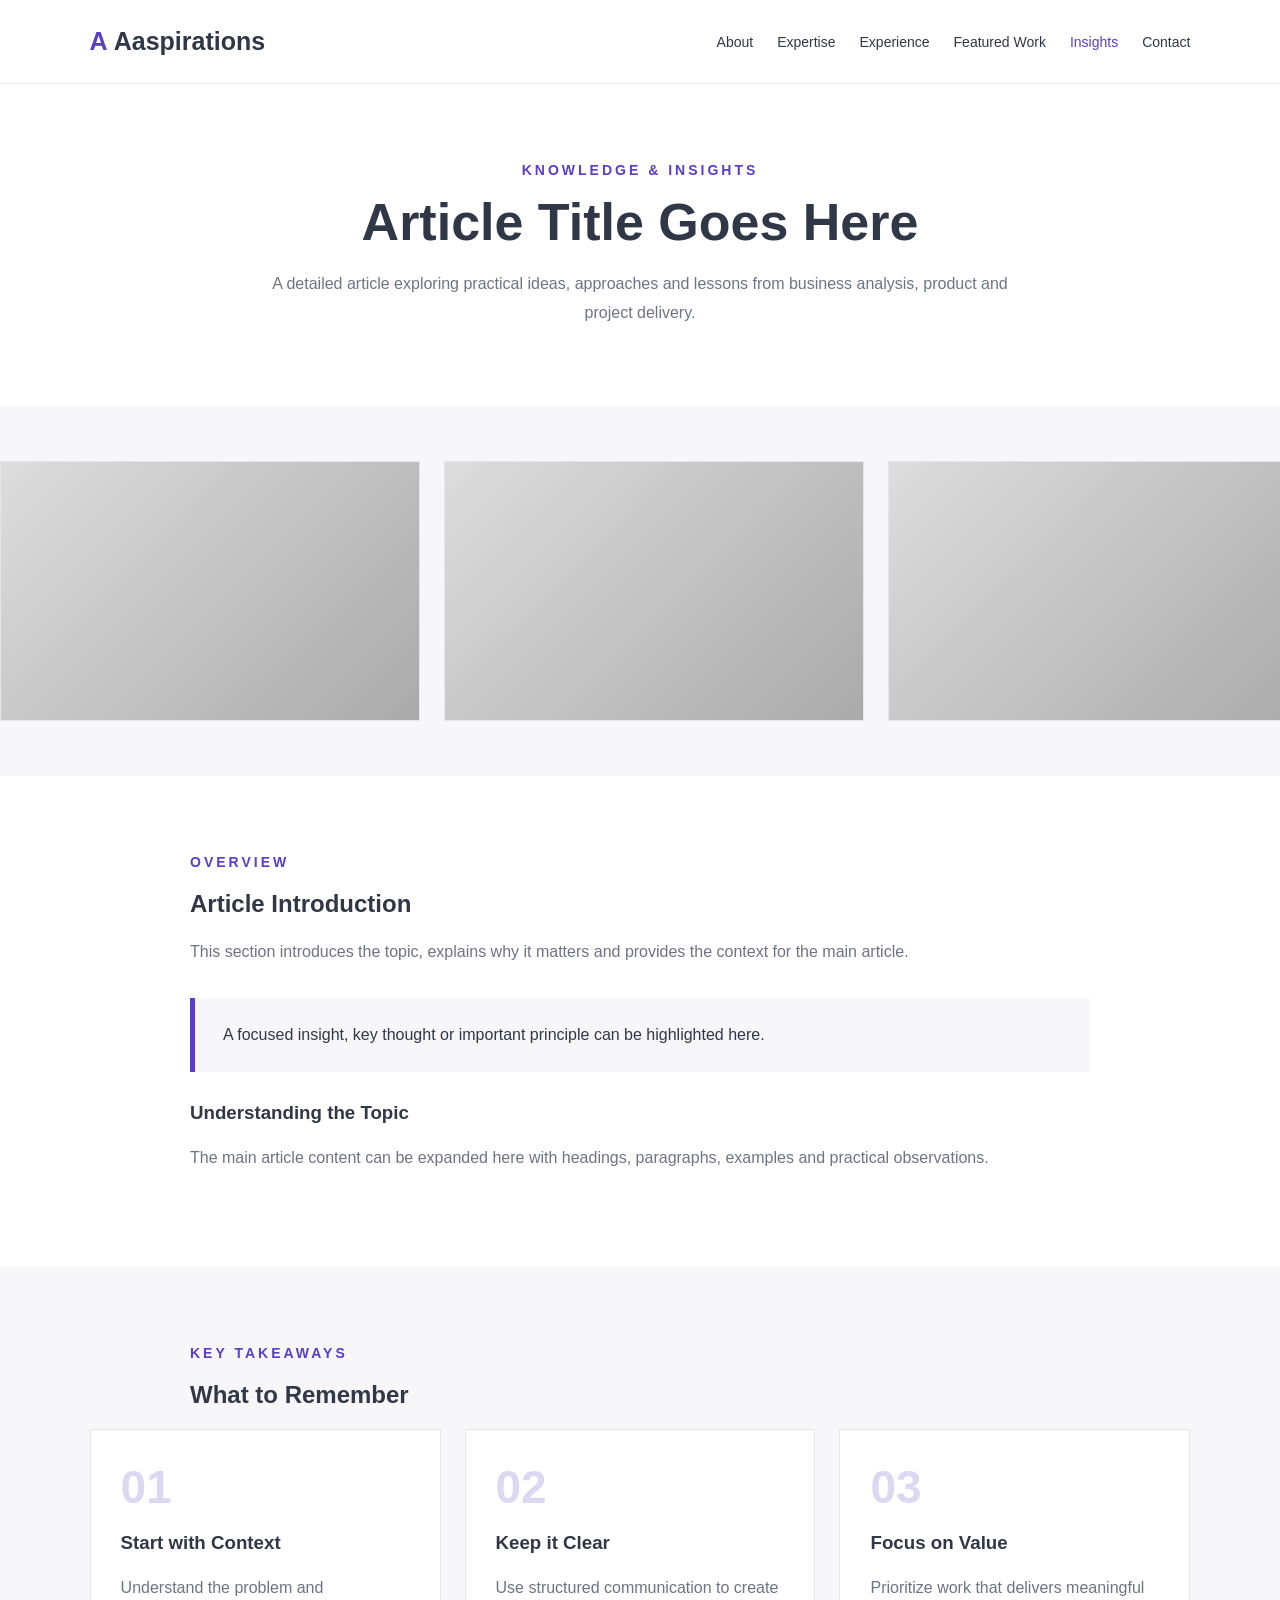
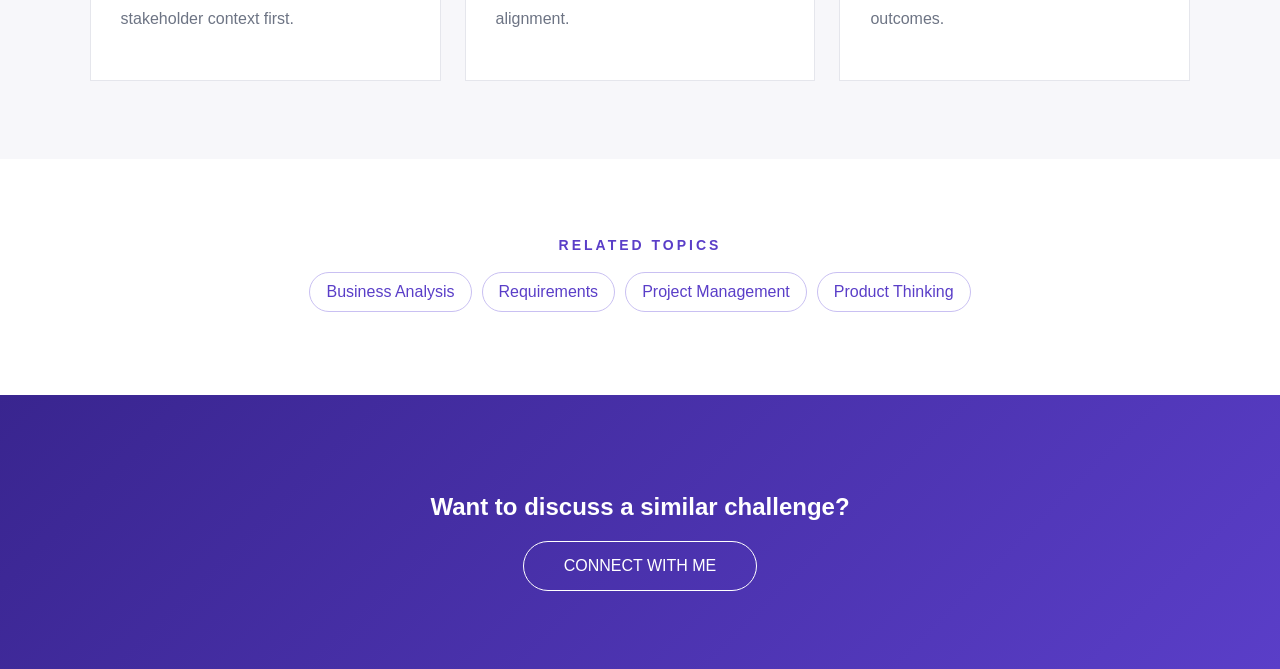
<file: article-details.html>
<!doctype html><html lang="en"><head><meta charset="utf-8"><meta name="viewport" content="width=device-width,initial-scale=1"><title>Aaspirations | Knowledge & Insight</title><style>:root{--p:#5a3ec8;--d:#39258f;--ink:#303747;--muted:#6d7484;--soft:#f7f7fa;--line:#e5e6ec}*{box-sizing:border-box}body{margin:0;font-family:Arial,sans-serif;color:var(--ink)}header{height:84px;padding:0 7%;display:flex;align-items:center;justify-content:space-between;border-bottom:1px solid var(--line)}.brand{font-size:25px;font-weight:800}.brand b{color:var(--p)}nav a{margin-left:24px;text-decoration:none;color:var(--ink);font-size:14px}.active{color:var(--p)}section{padding:78px 7%}.hero{text-align:center}.eyebrow{font-size:14px;letter-spacing:3px;color:var(--p);font-weight:800;margin-bottom:14px}h1{font-size:52px;margin:0 0 18px}.intro{color:var(--muted);max-width:760px;margin:auto;line-height:1.8}.carousel{background:var(--soft);overflow:hidden;padding:55px 0}.track{display:flex;width:max-content;gap:24px;animation:move 28s linear infinite}.cardimg{width:420px;height:260px;background:linear-gradient(135deg,#ddd,#aaa);border:1px solid var(--line)}@keyframes move{to{transform:translateX(-50%)}}.article{max-width:900px;margin:auto}.text{color:var(--muted);line-height:1.9}.highlight{padding:28px;border-left:5px solid var(--p);background:var(--soft);margin:30px 0}.takeaways{background:var(--soft)}.grid{display:grid;grid-template-columns:repeat(3,1fr);gap:24px}.box{background:#fff;padding:30px;border:1px solid var(--line)}.num{font-size:46px;font-weight:800;color:#dcd8f2}.tags{text-align:center}.tag{display:inline-block;border:1px solid #c9c0f2;color:var(--p);padding:10px 16px;border-radius:30px;margin:5px}.cta{background:linear-gradient(135deg,var(--d),var(--p));text-align:center;color:#fff}.cta a{display:inline-block;color:#fff;border:1px solid #fff;border-radius:30px;padding:15px 40px;text-decoration:none}@media(max-width:800px){nav{display:none}h1{font-size:40px}.grid{grid-template-columns:1fr}.cardimg{width:300px;height:200px}}</style></head><body><header><div class="brand"><b>A</b> Aaspirations</div><nav><a href="index.html#about">About</a><a href="index.html#expertise">Expertise</a><a href="index.html#experience">Experience</a><a href="index.html#work">Featured Work</a><a class="active" href="index.html#insights">Insights</a><a href="index.html#contact">Contact</a></nav></header><section class="hero"><div class="eyebrow">KNOWLEDGE & INSIGHTS</div><h1>Article Title Goes Here</h1><p class="intro">A detailed article exploring practical ideas, approaches and lessons from business analysis, product and project delivery.</p></section><div class="carousel"><div class="track"><div class="cardimg"></div><div class="cardimg"></div><div class="cardimg"></div><div class="cardimg"></div><div class="cardimg"></div><div class="cardimg"></div><div class="cardimg"></div><div class="cardimg"></div></div></div><section><article class="article"><div class="eyebrow">OVERVIEW</div><h2>Article Introduction</h2><p class="text">This section introduces the topic, explains why it matters and provides the context for the main article.</p><div class="highlight">A focused insight, key thought or important principle can be highlighted here.</div><h3>Understanding the Topic</h3><p class="text">The main article content can be expanded here with headings, paragraphs, examples and practical observations.</p></article></section><section class="takeaways"><div class="article"><div class="eyebrow">KEY TAKEAWAYS</div><h2>What to Remember</h2></div><div class="grid"><div class="box"><div class="num">01</div><h3>Start with Context</h3><p class="text">Understand the problem and stakeholder context first.</p></div><div class="box"><div class="num">02</div><h3>Keep it Clear</h3><p class="text">Use structured communication to create alignment.</p></div><div class="box"><div class="num">03</div><h3>Focus on Value</h3><p class="text">Prioritize work that delivers meaningful outcomes.</p></div></div></section><section class="tags"><div class="eyebrow">RELATED TOPICS</div><span class="tag">Business Analysis</span><span class="tag">Requirements</span><span class="tag">Project Management</span><span class="tag">Product Thinking</span></section><section class="cta"><h2>Want to discuss a similar challenge?</h2><a href="index.html#contact">CONNECT WITH ME</a></section></body></html>
</file>
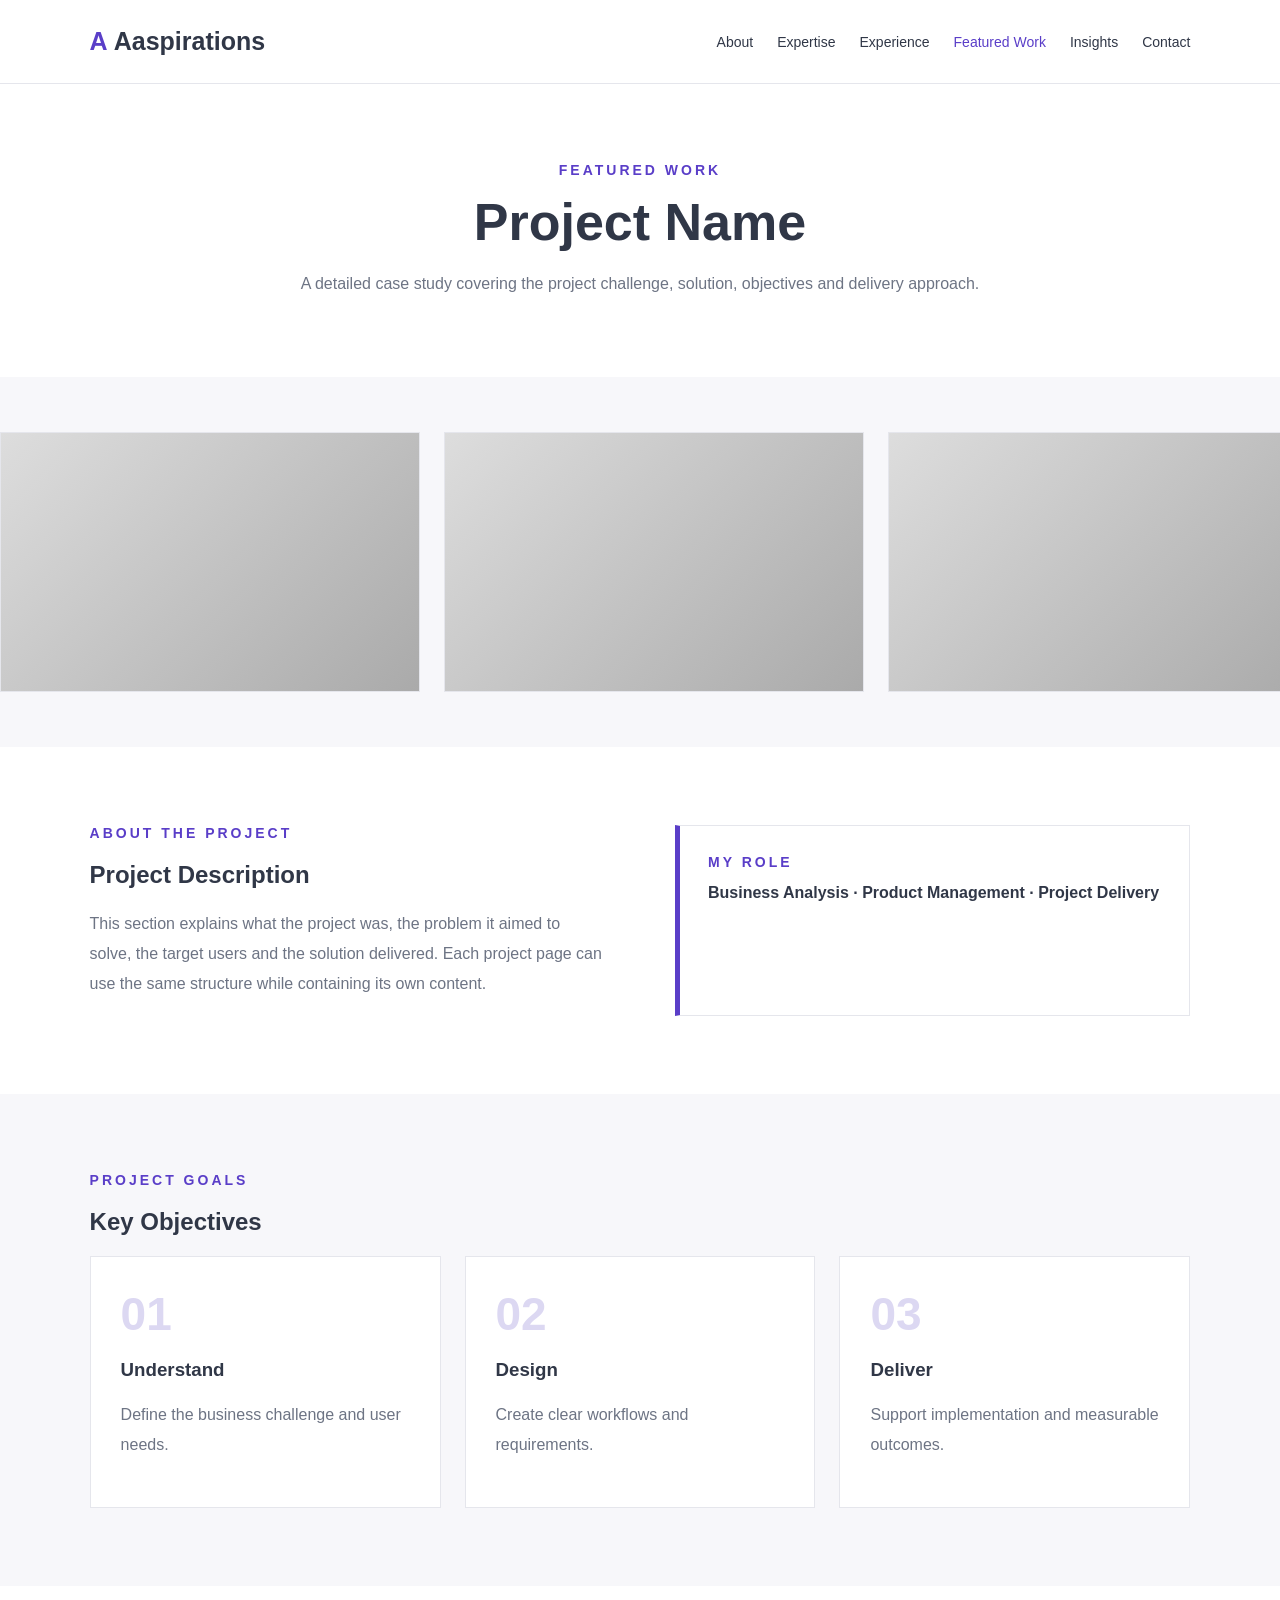
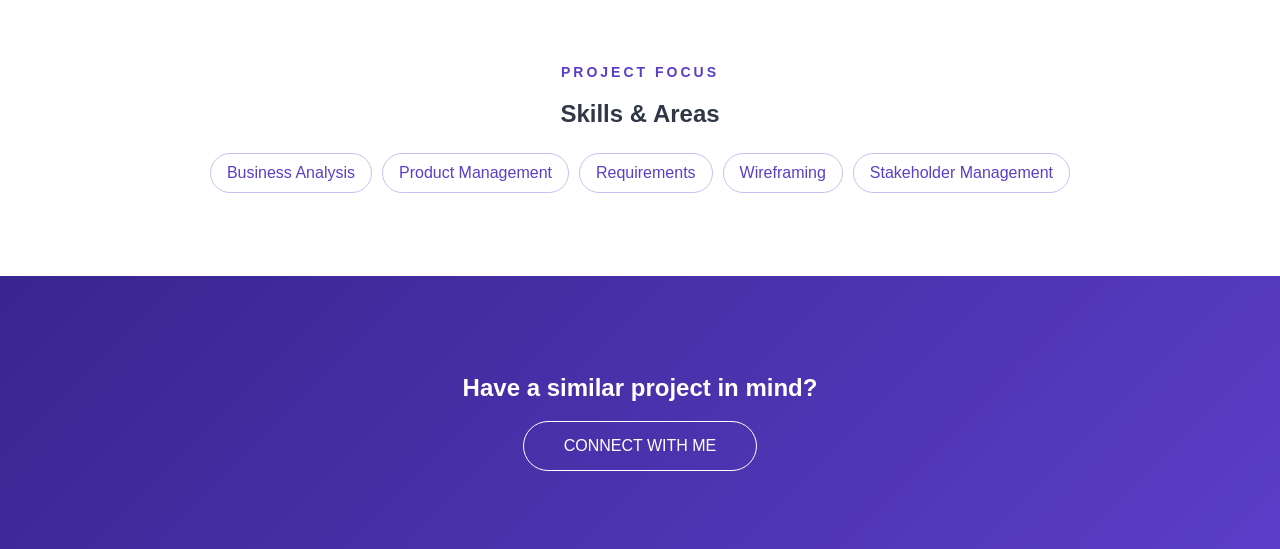
<file: project-details.html>
<!doctype html><html lang="en"><head><meta charset="utf-8"><meta name="viewport" content="width=device-width,initial-scale=1"><title>Aaspirations | Project Details</title><style>:root{--p:#5a3ec8;--d:#39258f;--ink:#303747;--muted:#6d7484;--soft:#f7f7fa;--line:#e5e6ec}*{box-sizing:border-box}body{margin:0;font-family:Arial,sans-serif;color:var(--ink)}header{height:84px;padding:0 7%;display:flex;align-items:center;justify-content:space-between;border-bottom:1px solid var(--line)}.brand{font-size:25px;font-weight:800}.brand b{color:var(--p)}nav a{margin-left:24px;text-decoration:none;color:var(--ink);font-size:14px}.active{color:var(--p)}section{padding:78px 7%}.hero{text-align:center}.eyebrow{font-size:14px;letter-spacing:3px;color:var(--p);font-weight:800;margin-bottom:14px}h1{font-size:52px;margin:0 0 18px}.intro{color:var(--muted);max-width:760px;margin:auto;line-height:1.8}.carousel{background:var(--soft);overflow:hidden;padding:55px 0}.track{display:flex;width:max-content;gap:24px;animation:move 28s linear infinite}.cardimg{width:420px;height:260px;background:linear-gradient(135deg,#ddd,#aaa);border:1px solid var(--line)}@keyframes move{to{transform:translateX(-50%)}}.two{display:grid;grid-template-columns:1fr 1fr;gap:70px}.text{color:var(--muted);line-height:1.9}.role{padding:28px;border:1px solid var(--line);border-left:5px solid var(--p)}.goals{background:var(--soft)}.grid{display:grid;grid-template-columns:repeat(3,1fr);gap:24px}.box{background:#fff;padding:30px;border:1px solid var(--line)}.num{font-size:46px;font-weight:800;color:#dcd8f2}.tags{text-align:center}.tag{display:inline-block;border:1px solid #c9c0f2;color:var(--p);padding:10px 16px;border-radius:30px;margin:5px}.cta{background:linear-gradient(135deg,var(--d),var(--p));text-align:center;color:#fff}.cta a{display:inline-block;color:#fff;border:1px solid #fff;border-radius:30px;padding:15px 40px;text-decoration:none}@media(max-width:800px){nav{display:none}h1{font-size:40px}.two,.grid{grid-template-columns:1fr}.cardimg{width:300px;height:200px}}</style></head><body><header><div class="brand"><b>A</b> Aaspirations</div><nav><a href="index.html#about">About</a><a href="index.html#expertise">Expertise</a><a href="index.html#experience">Experience</a><a class="active" href="index.html#work">Featured Work</a><a href="index.html#insights">Insights</a><a href="index.html#contact">Contact</a></nav></header><section class="hero"><div class="eyebrow">FEATURED WORK</div><h1>Project Name</h1><p class="intro">A detailed case study covering the project challenge, solution, objectives and delivery approach.</p></section><div class="carousel"><div class="track"><div class="cardimg"></div><div class="cardimg"></div><div class="cardimg"></div><div class="cardimg"></div><div class="cardimg"></div><div class="cardimg"></div><div class="cardimg"></div><div class="cardimg"></div></div></div><section class="two"><div><div class="eyebrow">ABOUT THE PROJECT</div><h2>Project Description</h2><p class="text">This section explains what the project was, the problem it aimed to solve, the target users and the solution delivered. Each project page can use the same structure while containing its own content.</p></div><div class="role"><div class="eyebrow">MY ROLE</div><strong>Business Analysis · Product Management · Project Delivery</strong></div></section><section class="goals"><div class="eyebrow">PROJECT GOALS</div><h2>Key Objectives</h2><div class="grid"><div class="box"><div class="num">01</div><h3>Understand</h3><p class="text">Define the business challenge and user needs.</p></div><div class="box"><div class="num">02</div><h3>Design</h3><p class="text">Create clear workflows and requirements.</p></div><div class="box"><div class="num">03</div><h3>Deliver</h3><p class="text">Support implementation and measurable outcomes.</p></div></div></section><section class="tags"><div class="eyebrow">PROJECT FOCUS</div><h2>Skills & Areas</h2><span class="tag">Business Analysis</span><span class="tag">Product Management</span><span class="tag">Requirements</span><span class="tag">Wireframing</span><span class="tag">Stakeholder Management</span></section><section class="cta"><h2>Have a similar project in mind?</h2><a href="index.html#contact">CONNECT WITH ME</a></section></body></html>
</file>
